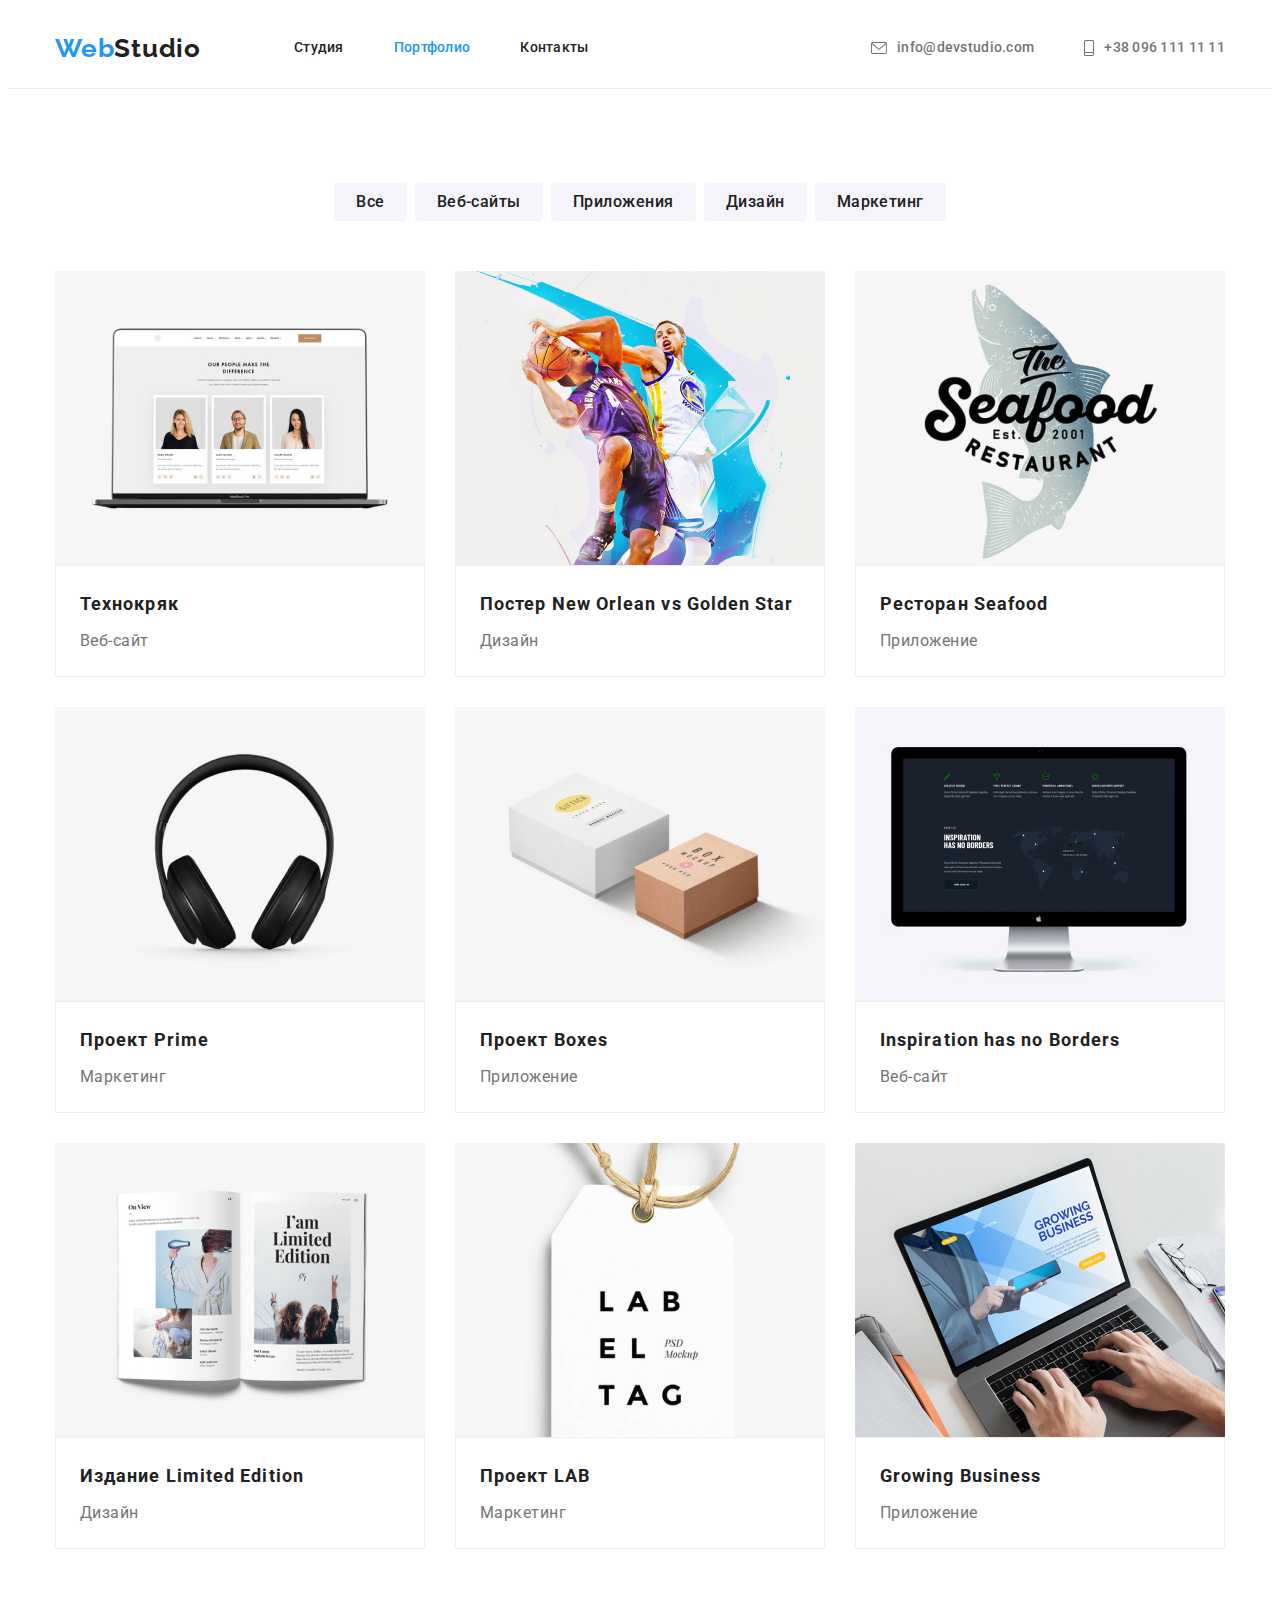
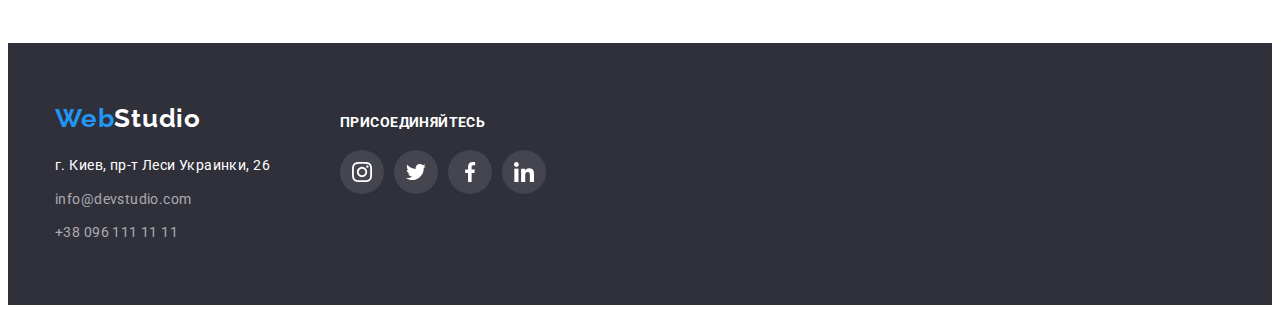
<file: portfolio.html>
<!DOCTYPE html>
<html lang="ru">
    <head>
        <link rel="stylesheet" href="https://cdnjs.cloudflare.com/ajax/libs/modern-normalize/1.1.0/modern-normalize.min.css"
            integrity="sha512-wpPYUAdjBVSE4KJnH1VR1HeZfpl1ub8YT/NKx4PuQ5NmX2tKuGu6U/JRp5y+Y8XG2tV+wKQpNHVUX03MfMFn9Q=="
            crossorigin="anonymous" referrerpolicy="no-referrer" />
        <meta charset="UTF-8">
        <meta http-equiv="X-UA-Compatible" content="IE=edge">
        <meta name="viewport" content="width=device-width, initial-scale=1.0">
        <title>Портфолио</title>
        <link rel="preconnect" href="https://fonts.googleapis.com">
        <link rel="preconnect" href="https://fonts.gstatic.com" crossorigin>
        <link href="https://fonts.googleapis.com/css2?family=Raleway:wght@700&family=Roboto:wght@400;500;700&display=swap"
            rel="stylesheet">
        <link rel="stylesheet" href="./css/main.css">
    </head>


    <!--Header-->


    <header class="header">
        <div class="container header-container">
            <nav class="header-nav">

                <a href="index.html" class="logo nav-link"><span lang="en" class="web">Web</span><span class="studio">Studio</span></a>
                </a>

                <ul class="site-nav list menu-list">
                    <li class="menu-item">
                        <a href="./index.html"class="link nav-link">Студия</a>
                    </li>
                    <li class="menu-item">
                        <a href="./portfolio.html" class="link current nav-link">Портфолио</a>
                    </li>
                    <li class="menu-item">
                        <a href=""class="link nav-link">Контакты</a>
                    </li>
                </ul >   

            </nav>

            <ul class="info-nav list header-connect">
                <li class="menu-info">
                    <a class="link nav-link" href="mailto:info@devstudio.com">
                        <svg class="icon-mail">
                            <use href="./images/sprite.svg#icon-mail"></use>
                        </svg>info@devstudio.com
                    </a>
                </li>
            
                <li class="menu-info">
                    <a class="link nav-link" href="tel:+380961111111">
                        <svg class="icon-tel">
                            <use href="./images/sprite.svg#icon-tel"></use>
                        </svg>+38 096 111 11 11
                    </a>
                </li>
            </ul>
            </div>
            </header>
 

    <main>

        <!--Фильтры-->
        
        <section class="section-info">
            <div class="container">
            
                <ul class="btn list btn-info">
                    <Li class="btn-item">
                        <button class="button-link" type="button">Все</button>
                    </Li>
                    <Li class="btn-item">
                        <button class="button-link" type="button">Веб-сайты</button>
                    </Li>
                    <Li class="btn-item">
                        <button class="button-link" type="button">Приложения</button>
                    </Li>
                    <Li class="btn-item">
                        <button class="button-link" type="button">Дизайн</button>
                    </Li>
                    <Li class="btn-item">
                        <button class="button-link" type="button">Маркетинг</button>
                    </Li>
                </ul>
            


                <!------Проэкты----->
            
            
                <ul class="projects list">
                    <li class="projects-item">
                        <a href="" class="projects-link">
                            <img src="images/технокряк.jpg" alt="технокряк" width="370" />
                            <div class="projects-description">
                                <h2 class="projects-title">Технокряк</h2>
                                <p class="projects-text">Веб-сайт</p>
                                <p></p>
                            </div>
                        </a>
                    </li>
                    <li class="projects-item">
                        <a fref="" class="projects-link">
                            <img src="images/постер.jpg" alt="постер" width="370" />
                            <div class="projects-description">
                                <h2 class="projects-title">Постер <span lang="en"> New Orlean vs Golden Star</span> </h2>
                                <p class="projects-text">Дизайн</p>
                                <p></p>
                            </div>
                        </a>
                    </li>
                    <li class="projects-item">
                        <a fref="" class="projects-link">
                            <img src="images/ресторан.jpg" alt="ресторан" width="370" />
                            <div class="projects-description">
                                <h2 class="projects-title">Ресторан <span lang="en">Seafood</span></h2>
                                <p class="projects-text">Приложение</p>
                                <p></p>
                            </div>
                        </a>
                    </li> 
                    <li class="projects-item">
                        <a fref="" class="projects-link">
                            <img src="images/prime.jpg" alt="prime" width="370" /> 
                            <div class="projects-description">
                                <h2 class="projects-title">Проект <span lang="en">Prime</span></h2>
                                <p class="projects-text">Маркетинг</p>
                                <p></p>
                            </div>
                        </a>
        
                    <li class="projects-item"  class="projects-link">
                        <a fref="" class="projects-link">
                            <img src="images/boxes.jpg" alt="boxes" width="370" />
                            <div class="projects-description">
                                <h2 class="projects-title">Проект <span lang="en">Boxes</span></h2>
                                <p class="projects-text">Приложение</p>
                                <p></p>
                            </div>
                        </a>
                    </li>
                    <li class="projects-item">
                        <a fref="" class="projects-link">
                            <img src="images/inspiration.jpg" alt="inspiration" width="370"/> 
                            <div class="projects-description">
                                <h2 class="projects-title">Inspiration has no Borders</h2>
                                <p class="projects-text">Веб-сайт</p>
                                <p></p>
                            </div>
                        </a>
                    </li>
                    <li class="projects-item">
                        <a fref="" class="projects-link">
                            <img src="images/издание.jpg" alt="издание" width="370" />
                            <div class="projects-description">
                                <h2 class="projects-title">Издание <span lang="en">Limited Edition</span></h2>
                                <p class="projects-text">Дизайн</p>
                                <p></p>
                            </div>
                        </a>
                    </li>
                    <li class="projects-item">
                        <a fref="" class="projects-link">
                            <img src="images/lab.jpg" alt="lab" width="370" />
                            <div class="projects-description">
                                <h2 class="projects-title">Проект <span lang="en">LAB</span></h2>
                                <p class="projects-text">Маркетинг</p>
                                <p></p>
                            </div>
                        </a>
                    </li>
                    <li class="projects-item">
                        <a fref="" class="projects-link">
                            <img src="images/business.jpg" alt="business" width="370" />
                            <div class="projects-description">
                                <h2 class="projects-title" lang="en">Growing Business</h2>
                                <p class="projects-text">Приложение</p>
                                <p></p>
                            </div>    
                        </a>
                    </li>

                </ul>

            </div>
        </section>
    </main>


    
    <!--Футер-->    
    <footer class="page-footer">
        <div class="container footer-container">
            <div class="footer-left">
                <a href="index.html" class="logo-footer"><span lang="en" class="web">Web</span><span
                        class="studio-footer">Studio</span></a>
                </a>
    
                <address>
                    <ul class="nav-footer list">
    
                        <li>
                            <a href="г.Киев,пр-тЛесиУкраинки,26" class="address link about-address">г. Киев, пр-т Леси
                                Украинки, 26</a>
                        </li>
    
                        <li>
                            <a href="mailto:info@devstudio.com" class="link about-mail">info@devstudio.com</a>
                        </li>
    
                        <li>
                            <a href="tel:+380961111111" class="link about-tel">+38 096 111 11 11</a>
                        </li>
    
                    </ul>
                </address>
            </div>
    
    
            <div class="footer-right">
                <h2 class="footer-right-title">ПРИСОЕДИНЯЙТЕСЬ</h2>
                <ul class="footer-right-list">
                    <li class="footer-right-item" aria-label="Instagram">
                        <a href="" class="footer-right-link">
                            <svg width="20" height="20">
                                <use href="./images/sprite.svg#icon-instagram"></use>
                            </svg>
                        </a>
                    </li>
                    <li class="footer-right-item" aria-label="Twitter">
                        <a href="" class="footer-right-link">
                            <svg width="20" height="20">
                                <use href="./images/sprite.svg#icon-twitter"></use>
                            </svg>
                        </a>
                    </li>
                    <li class="footer-right-item" aria-label="Facebook">
                        <a href="" class="footer-right-link">
                            <svg width="20" height="20">
                                <use href="./images/sprite.svg#icon-facebook"></use>
                            </svg>
                        </a>
                    </li>
                    <li class="footer-right-item" aria-label="Linked-In">
                        <a href="" class="footer-right-link">
                            <svg width="20" height="20">
                                <use href="./images/sprite.svg#icon-linkedin"></use>
                            </svg>
                        </a>
                    </li>
                </ul>
            </div>
        </div>
    </footer>
    
    
    </body>
    
    </html>
</file>
<file: css/main.css>
:root {
  --primary-text-color: #212121;
  --title-text-color: #757575;
  --accent-color: #2196f3;
  --primary-white-color: #ffffff;
  --primery-bg-color: #e5e5e5;
  --secondary-bg-color: #2f303a;
  --fourth-bg-color: #f5f4fa;
  --nav-footer-color: rgba(255, 255, 255, 0.6);
}

html {
  box-sizing: border-box;
}

p,
h1,
h2,
h3,
h4,
h5,
h6 {
  margin: 0;
}

ul {
  margin: 0;
  padding: 0;
}

button {
  cursor: pointer;
  border: none;
}

img {
  display: block;
}

*,
*::before,
*::after {
  box-sizing: border-box;
}

body {
  font-family: "Roboto", "Verdana", sans-serif;
  background-color: var(--primary-white-color);
  color: var(--primary-text-color);
  font-family: Roboto, sans-serif;
}

.container {
  width: 1200px;
  padding-left: 15px;
  padding-right: 15px;
  margin: 0 auto 0 auto;
}

.list {
  padding: 0;
  margin: 0;
  list-style: none;
}

.link {
  text-decoration: none;
}

/* цвет основго текста #212121 */
/* вторичный цвет текста #757575 */
/* белый #FFFFFF */
/* вторичный белый rgba(255, 255, 255, 0.6) */
/* акцент #2196F3 */
/* вторичный цвет фона #2F303A */
/* основной цвет фона cccccc */
/* четвертый цвет фона #F5F4FA */

/* ------------Header------ */

.logo {
  font-family: "Raleway", sans-serif;
  font-weight: 700;
  font-size: 26px;
  line-height: 1.19;
  text-decoration: none;
  letter-spacing: 0.03em;
}

.web {
  color: var(--accent-color);
}

.studio {
  color: var(--primary-text-color);
}

.logo:hover {
  color: var(--accent-color);
}

.header {
  border-bottom: 1px solid #ececec;
}

.header-nav {
  display: flex;
  align-items: center;
}

/* --------site nav------- */

.header-container {
  display: flex;
}

.menu-list {
  display: flex;
  margin-left: 93px;
}

.menu-item:not(:last-child) {
  margin-right: 50px;
}

.site-nav .link {
  color: var(--primary-text-color);
  font-weight: 500;
  font-size: 14px;
  line-height: 1.14;
  letter-spacing: 0.02em;
}

.site-nav .link.current,
.site-nav .link.current:focus {
  color: var(--accent-color);
}

.info-nav .link:hover,
.info-nav .link:focus {
  color: var(--accent-color);
}

.menu-info:not(:last-child) {
  margin-right: 50px;
}

.menu-info {
  fill: var(--title-text-color);
}

.header-connect {
  color: var(--title-text-color);
  display: flex;
  align-items: center;
  padding-top: 32px;
  padding-bottom: 32px;
  padding-left: 0;
  margin-top: 0;
  margin-bottom: 0;
  margin-left: auto;
  list-style: none;
  font-weight: 500;
  letter-spacing: 0.02em;
  line-height: 1.14;
  font-size: 14px;
}

.nav-link {
  display: flex;
  align-items: center;
  text-decoration: none;
  color: inherit;
}

.icon-mail {
  margin-right: 10px;
  width: 16px;
  height: 12px;
}

.icon-tel {
  margin-right: 10px;
  width: 10px;
  height: 16px;
}

.nav-link:hover,
.nav-link:focus {
  color: var(--accent-color);
}

.nav-link:hover .icon-mail,
.nav-link:focus .icon-mail {
  fill: var(--accent-color);
}

.nav-link:hover .icon-tel,
.nav-link:focus .icon-tel {
  fill: var(--accent-color);
}

/*------ Hero------ */

.hero {
  padding-top: 200px;
  padding-bottom: 200px;
}

.section-hero {
  background-color: var(--secondary-bg-color);

  text-align: center;
}

.hero-title {
  color: var(--primary-white-color);

  font-weight: 900;
  font-size: 44px;
  line-height: 1.37;
  letter-spacing: 0.06em;

  margin-bottom: 30px;
  margin-left: auto;
  margin-right: auto;

  width: 696px;
  height: 120px;
}

.overlay {
  max-width: 1600px;
  height: 600px;
  margin-left: auto;
  margin-right: auto;
  background-image: linear-gradient(
      rgba(47, 48, 58, 0.4),
      rgba(47, 48, 58, 0.4)
    ),
    url(../images/hero.jpg);
  background-repeat: no-repeat;
  background-size: cover;
  background-position: center;
}

/* Button */

.button {
  color: var(--primary-white-color);
  background-color: var(--accent-color);
  font-weight: 700;
  font-size: 16px;
  line-height: 1.87;
  letter-spacing: 0.06em;
  font-family: inherit;

  display: block;
  margin: 0 auto;

  /* margin-bottom: 200px; */
  min-width: 200px;
  margin-top: 30px;
  height: 50px;
  border-radius: 4px;
}

/* Приоритеты */

.section {
  background-color: var(--primary-white-color);
  padding-top: 94px;
}

.section-container {
  display: flex;
  margin-left: -30px;
}
.item {
  flex-basis: calc(100% / 4 - 30px);
  margin-left: 30px;
}

.item::before {
  content: "";
  display: block;
  height: 120px;
  background-repeat: no-repeat;
  background-position: center;
  background-color: #f5f4fa;
  margin-bottom: 30px;
}

.icon-antenna::before {
  background-image: url(../images/antenna.svg);
}

.icon-clock::before {
  background-image: url(../images/clock.svg);
}

.icon-diagram::before {
  background-image: url(../images/diagram.svg);
}

.icon-astronaut::before {
  background-image: url(../images/astronaut.svg);
}

.section-title {
  color: var(--primary-text-color);
  font-family: Roboto;
  font-style: normal;
  font-weight: 700;
  font-size: 14px;
  line-height: 1.14;
  letter-spacing: 0.03em;
  margin-bottom: 10px;
}

.section-text {
  color: var(--title-text-color);
  font-size: 14px;
  line-height: 1.71;
  letter-spacing: 0.03em;
  width: 270px;
}

/*-----Чем мы занимаемся------*/

.section-box {
  background-color: var(--primary-white-color);
  padding-top: 92px;
  padding-bottom: 92px;
}

.section-work {
  background-color: var(--primary-white-color);
  font-weight: 700;
  font-size: 36px;
  line-height: 42px;
  text-align: center;
  letter-spacing: 0.03em;

  margin-bottom: 50px;
}

.about-list {
  display: flex;
  flex-wrap: wrap;
  margin-left: -30px;
  margin-bottom: -30px;
}

.about-item {
  flex-basis: calc((100% - 3 * 30px) / 3);
  margin-left: 30px;
  margin-bottom: 30px;
}

/*-----Наша команда-----*/

.command {
  background-color: var(--fourth-bg-color);
  padding-top: 94px;
  padding-bottom: 94px;
}

.command-title {
  color: var(--primary-text-color);
  font-size: 36px;
  line-height: 1.17;
  letter-spacing: 0.03em;
  text-align: center;
}

.command-pre-title {
  margin-bottom: 50px;
}

.command-list {
  display: flex;
  flex-wrap: wrap;
  margin-left: -30px;
  margin-bottom: -30px;
}

.command-item {
  flex-basis: calc((100% - 4 * 30px) / 4);
  margin-left: 30px;
  margin-bottom: 30px;
  box-shadow: 0px 1px 3px rgba(0, 0, 0, 0.12), 0px 1px 1px rgba(0, 0, 0, 0.14),
    0px 2px 1px rgba(0, 0, 0, 0.2);
}
.command-subject {
  color: var(--primary-text-color);
  font-weight: 500;
  font-size: 16px;
  line-height: 1.19;
  letter-spacing: 0.03em;
  margin-bottom: 10px;
  text-align: center;
}

.command-item-description {
  background-color: var(--primary-white-color);
  padding-top: 30px;
  padding-bottom: 30px;
}

.command-text {
  color: var(--title-text-color);
  font-size: 16px;
  line-height: 1.19;
  letter-spacing: 0.03em;
  text-align: center;
  padding-bottom: 16px;
}

.social-list {
  display: flex;
  justify-content: center;
  padding: 0;
  list-style: none;
}

.social-item {
  width: 44px;
  height: 44px;
  border-radius: 50%;
}

.social-item:not(:last-child) {
  margin-right: 10px;
}

.social-icon {
  fill: #afb1b8;
}

.social-link {
  width: 100%;
  height: 100%;
  border-radius: 50%;
  display: flex;
  align-items: center;
  justify-content: center;
}

.social-link:hover,
.social-link:focus {
  background-color: var(--accent-color);
}

.social-link:hover .social-icon,
.social-link:focus .social-icon {
  fill: var(--primary-white-color);
}

/* --------Постоянные клиенты */

.clients {
  background-color: var(--primary-white-color);
  padding-top: 94px;
  padding-bottom: 94px;
}

.title-clients {
  color: var(--primary-text-color);
  font-size: 36px;
  line-height: 1.17;
  letter-spacing: 0.03em;
  text-align: center;
  margin-bottom: 50px;
}

.logo-clients {
  padding: 0px;
  margin: 0;
  display: flex;
  list-style: none;
  justify-content: center;
  margin-left: -30px;
  margin-bottom: -30px;
}

.clients-item {
  display: block;
  height: 92px;
  margin-left: 30px;
  margin-bottom: 30px;
  box-sizing: border-box;
}

.clients-link {
  display: flex;
  align-items: center;
  justify-content: center;
  border: 1px solid #afb1b8;
  border-radius: 4px;
  width: 170px;
  height: 92px;
}

.clients-link:hover,
.clients-link:focus {
  border-color: var(--accent-color);
}

.clients-link:hover .logo-company,
.clients-link:focus .logo-company {
  fill: var(--accent-color);
}

.logo-company {
  fill: #afb1b8;
  justify-content: center;
  align-items: center;
}

/* ------Футер----- */

.footer-container {
  display: flex;
  align-items: baseline;
}
.page-footer {
  color: var(--primary-white-color);
  background-color: var(--secondary-bg-color);
  padding-top: 60px;
  padding-bottom: 60px;
}

.logo-footer {
  font-family: "Raleway", sans-serif;
  font-weight: 700;
  font-size: 26px;
  line-height: 1.19;
  text-decoration: none;
  letter-spacing: 0.03em;
  margin-bottom: 20px;
  display: block;
}
.web {
  color: var(--accent-color);
}

.studio-footer {
  color: var(--primary-white-color);
}

.page-footer .logo:hover {
  color: var(--accent-color);
}

.nav-footer .link {
  color: var(--nav-footer-color);
  font-style: normal;
  font-size: 14px;
  line-height: 1.71;
  letter-spacing: 0.03em;
}

.nav-footer .address {
  color: var(--primary-white-color);
  font-size: 14px;
  line-height: 1.71;
  letter-spacing: 0.03em;
}

.nav-footer .link:hover,
.nav-footer .link:focus {
  color: var(--accent-color);
}

.about-address {
  margin-bottom: 10px;
  display: block;
}

.about-mail {
  margin-bottom: 10px;
  display: block;
}
.about-tel {
  display: block;
}

/* --------Footer right------- */

.footer-right {
  width: 206px;
  height: 80px;
  margin-left: 70px;
}
.footer-right-list {
  list-style: none;
  display: flex;
}
.footer-right-title {
  margin-top: 0;
  margin-bottom: 20px;
  font-family: "Roboto";
  font-weight: 700;
  font-size: 14px;
  line-height: 16px;
  letter-spacing: 0.03em;
  text-transform: uppercase;
  color: var(--white);
}
.footer-right-item {
  border-radius: 50%;
  display: flex;
  justify-content: center;
  align-items: center;
  width: 44px;
  height: 44px;
  background-color: rgba(255, 255, 255, 0.1);
  fill: var(--primary-white-color);
}

.footer-right-item:not(:last-child) {
  margin-right: 10px;
}

.footer-right-link {
  fill: var(--primary-white-color);
  display: flex;
  justify-content: center;
  align-items: center;
  width: 44px;
  height: 44px;
  border-radius: 50%;
}

.footer-right-link:hover,
.footer-right-link:focus {
  background-color: var(--accent-color);
}

/* ------Страница портфолио------- */

/*  ----------Фильтры-------*/

.section-info {
  background-color: var(--primary-white-color);
  padding-top: 94px;
  padding-bottom: 94px;
}

.button-link {
  color: var(--primary-text-color);
  background-color: var(--fourth-bg-color);
  font-family: inherit;
  cursor: pointer;
  font-weight: 500;
  font-size: 16px;
  line-height: 1.62;
  letter-spacing: 0.03em;
  border-radius: 4px;
  padding: 6px 22px 6px 22px;
}

.button-link:hover,
.button-link:focus {
  color: var(--primary-white-color);
  background-color: var(--accent-color);
  box-shadow: 0px 3px 1px rgba(0, 0, 0, 0.1), 0px 1px 2px rgba(0, 0, 0, 0.08),
    0px 2px 2px rgba(0, 0, 0, 0.12);
}
.btn-info {
  display: flex;
  margin-bottom: 50px;
  justify-content: center;
}

.btn-item:not(:last-child) {
  margin-right: 8px;
}

/*-----------Проэкты----------*/

.projects {
  display: flex;
  flex-wrap: wrap;
}

.projects-item {
  width: 370px;
  flex-basis: calc((100% - 3 * 30px) / 3);
  margin-right: 30px;
  margin-bottom: 30px;
}

.projects-link {
  text-decoration: none;
}

.projects-item:nth-child(3n) {
  margin-right: 0;
}
.projects-item:nth-last-child(-n + 3) {
  margin-bottom: 0;
}

.projects-description {
  padding: 20px 24px 20px 24px;

  border: 1px solid #eeeeee;
  box-sizing: border-box;
}

.projects-title {
  color: var(--primary-text-color);
  font-size: 18px;
  line-height: 2;
  letter-spacing: 0.06em;
  margin-bottom: 4px;
}

.projects-text {
  color: var(--title-text-color);
  font-size: 16px;
  line-height: 1.87;
  letter-spacing: 0.03em;
}

.projects-item {
  cursor: pointer;
}

.projects-item:hover {
  box-shadow: 0px 1px 1px rgba(0, 0, 0, 0.12), 0px 4px 4px rgba(0, 0, 0, 0.06),
    1px 4px 6px rgba(0, 0, 0, 0.16);
}
</file>
